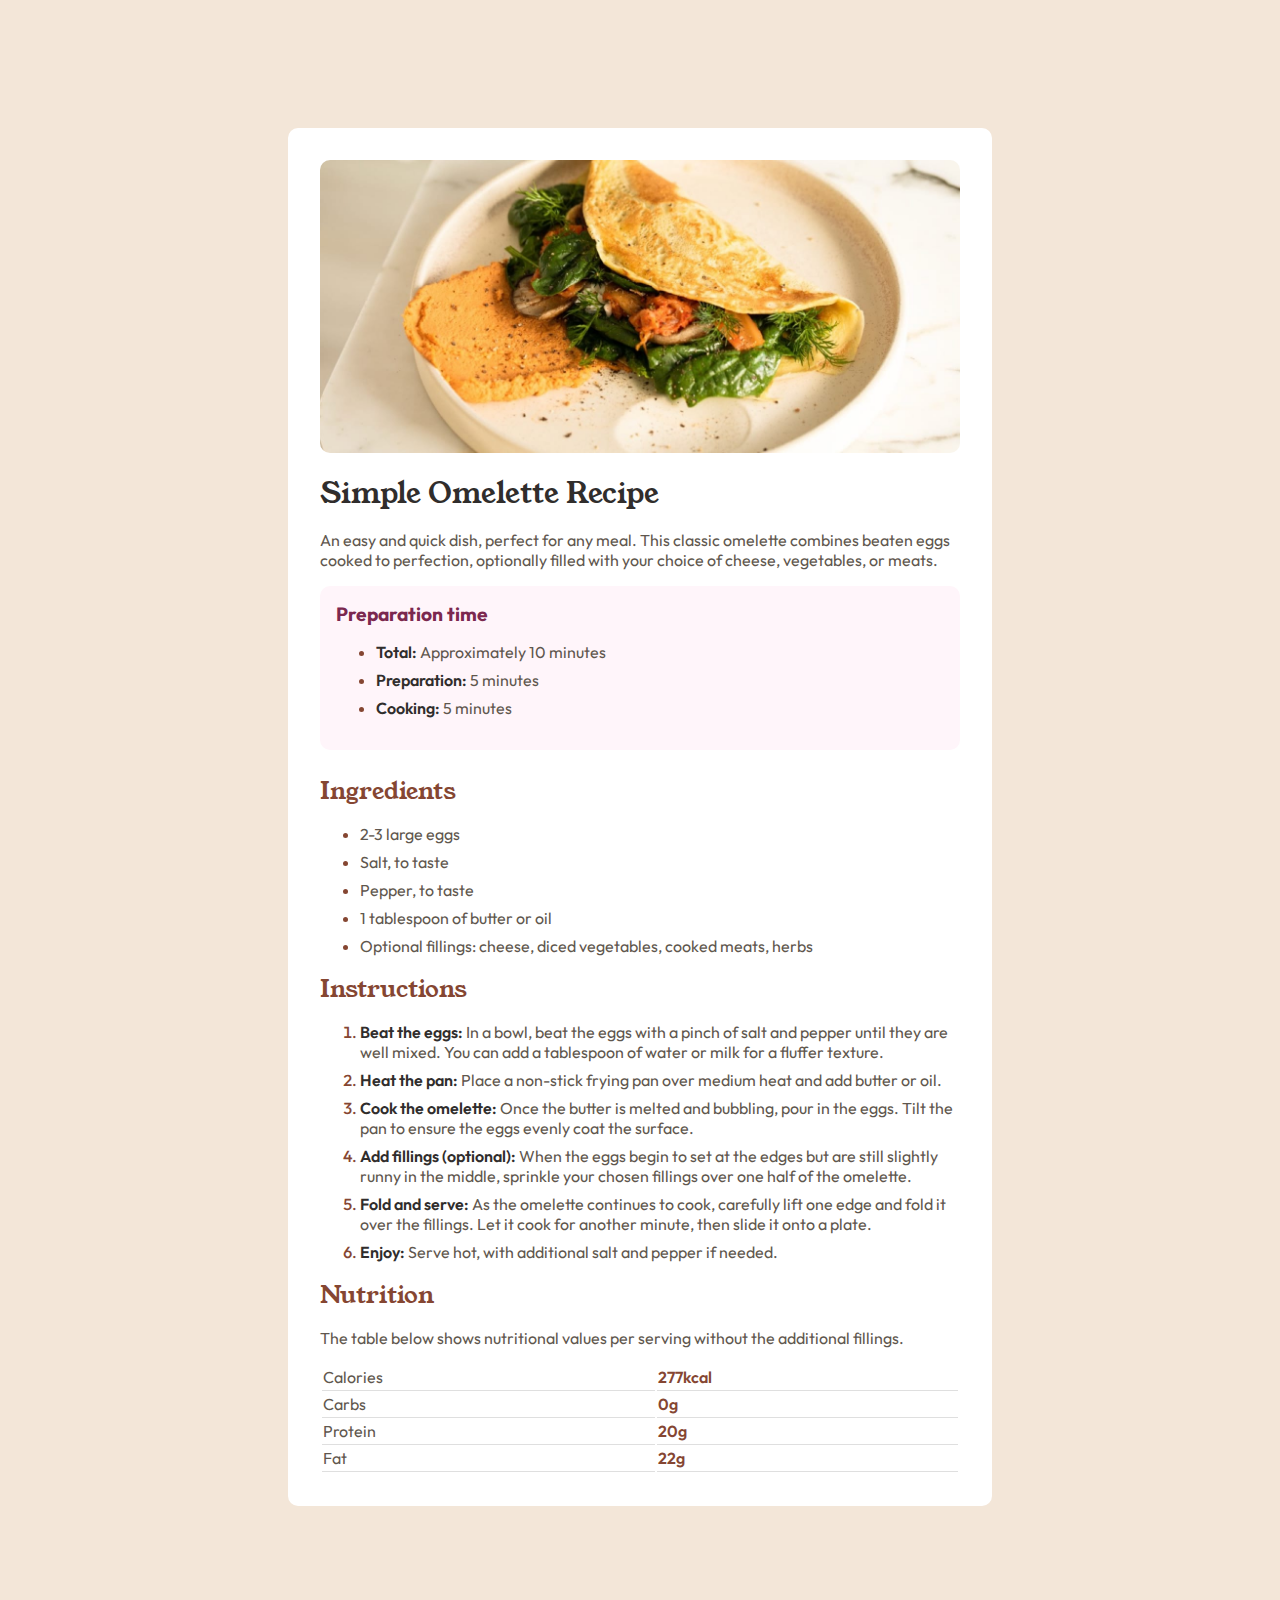
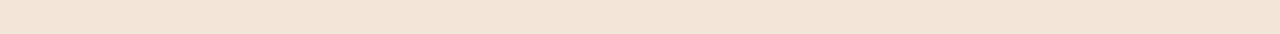
<file: index.html>
<!DOCTYPE html>
<html lang="en">
    <head>
        <meta charset="UTF-8">
        <meta name="viewport" content="width=device-width, initial-scale=1.0">
        <link rel="stylesheet" href="Recipe-Page.css">
        <link rel="icon" type="image/png" sizes="32x32" href="assets/images/favicon-32x32.png">
        <link rel="preconnect" href="https://fonts.googleapis.com">
        <link rel="preconnect" href="https://fonts.gstatic.com" crossorigin>
        <link href="https://fonts.googleapis.com/css2?family=Young+Serif&display=swap" rel="stylesheet">
        <link href="https://fonts.googleapis.com/css2?family=Outfit:wght@100..900&family=Young+Serif&display=swap" rel="stylesheet">
        <title>Recipe Page</title>
    </head>
    <body>
        <article>
            <header>
                <img src="assets/images/image-omelette.jpeg">
                <div class="header-text">
                    <div class="heading">Simple Omelette Recipe</div>
                    <p>An easy and quick dish, perfect for any meal. This classic omelette combines beaten eggs
                        cooked to perfection, optionally filled with your choice of cheese, vegetables, or meats.</p>
                    </div>
           
            </header>
            <main>
                <section class="time-info">
                    <div class="second-heading">Preparation time</div>
                    <ul>
                        <li><span class="bold-text">Total:</span> Approximately 10 minutes</li>
                        <li><span class="bold-text">Preparation:</span> 5 minutes</li>
                        <li><span class="bold-text">Cooking:</span> 5 minutes</li>
                    </ul>
                </section>
                <section>
                  <div class="sub-heading">Ingredients</div> 
                  <ul>
                    <li>2-3 large eggs</li>
                    <li>Salt, to taste</li>
                    <li>Pepper, to taste</li>
                    <li>1 tablespoon of butter or oil</li>
                    <li>Optional fillings: cheese, diced vegetables, cooked meats, herbs</li>
                  </ul>
                </section>
                <section>
                    <div class="sub-heading">Instructions</div>
                    <ol class="gapped-items">
                        <li><span class="bold-text">Beat the eggs:</span> In a bowl, beat the eggs with a pinch of salt and pepper until they are
                            well mixed. You can add a tablespoon of water or milk for a fluffer texture.</li>
                        <li><span class="bold-text">Heat the pan:</span> Place a non-stick frying pan over medium heat and add butter or oil.</li>
                        <li><span class="bold-text">Cook the omelette:</span> Once the butter is melted and bubbling, pour in the eggs. Tilt the
                            pan to ensure the eggs evenly coat the surface.</li>
                        <li><span class="bold-text">Add fillings (optional):</span> When the eggs begin to set at the edges but are still slightly
                            runny in the middle, sprinkle your chosen fillings over one half of the omelette.</li>
                        <li><span class="bold-text">Fold and serve:</span> As the omelette continues to cook, carefully lift one edge and fold it
                            over the fillings. Let it cook for another minute, then slide it onto a plate.</li>
                        <li><span class="bold-text">Enjoy:</span> Serve hot, with additional salt and pepper if needed.</li>
                    </ol>
                </section>
                <section>
                    <div class="sub-heading">Nutrition</div>
                    <p>The table below shows nutritional values per serving without the additional fillings.</p>
                    <table>
                        <tr>
                            <td>
                                Calories
                            </td>
                            <td>
                                <span class="bold-text">277kcal</span>
                            </td>
                        </tr>
                        <tr>
                            <td>
                                Carbs
                            </td>
                            <td>
                                <span class="bold-text">0g</span> 
                            </td>
                        </tr>
                        <tr>
                            <td>
                                Protein
                            </td>
                            <td>
                                <span class="bold-text">20g</span> 
                            </td>
                        </tr>
                        <tr>
                            <td>
                                Fat
                            </td>
                            <td>
                                <span class="bold-text">22g</span> 
                            </td>
                        </tr>
                    </table>
                </section>
            </main>
        </article>
    </body>
</html>
</file>
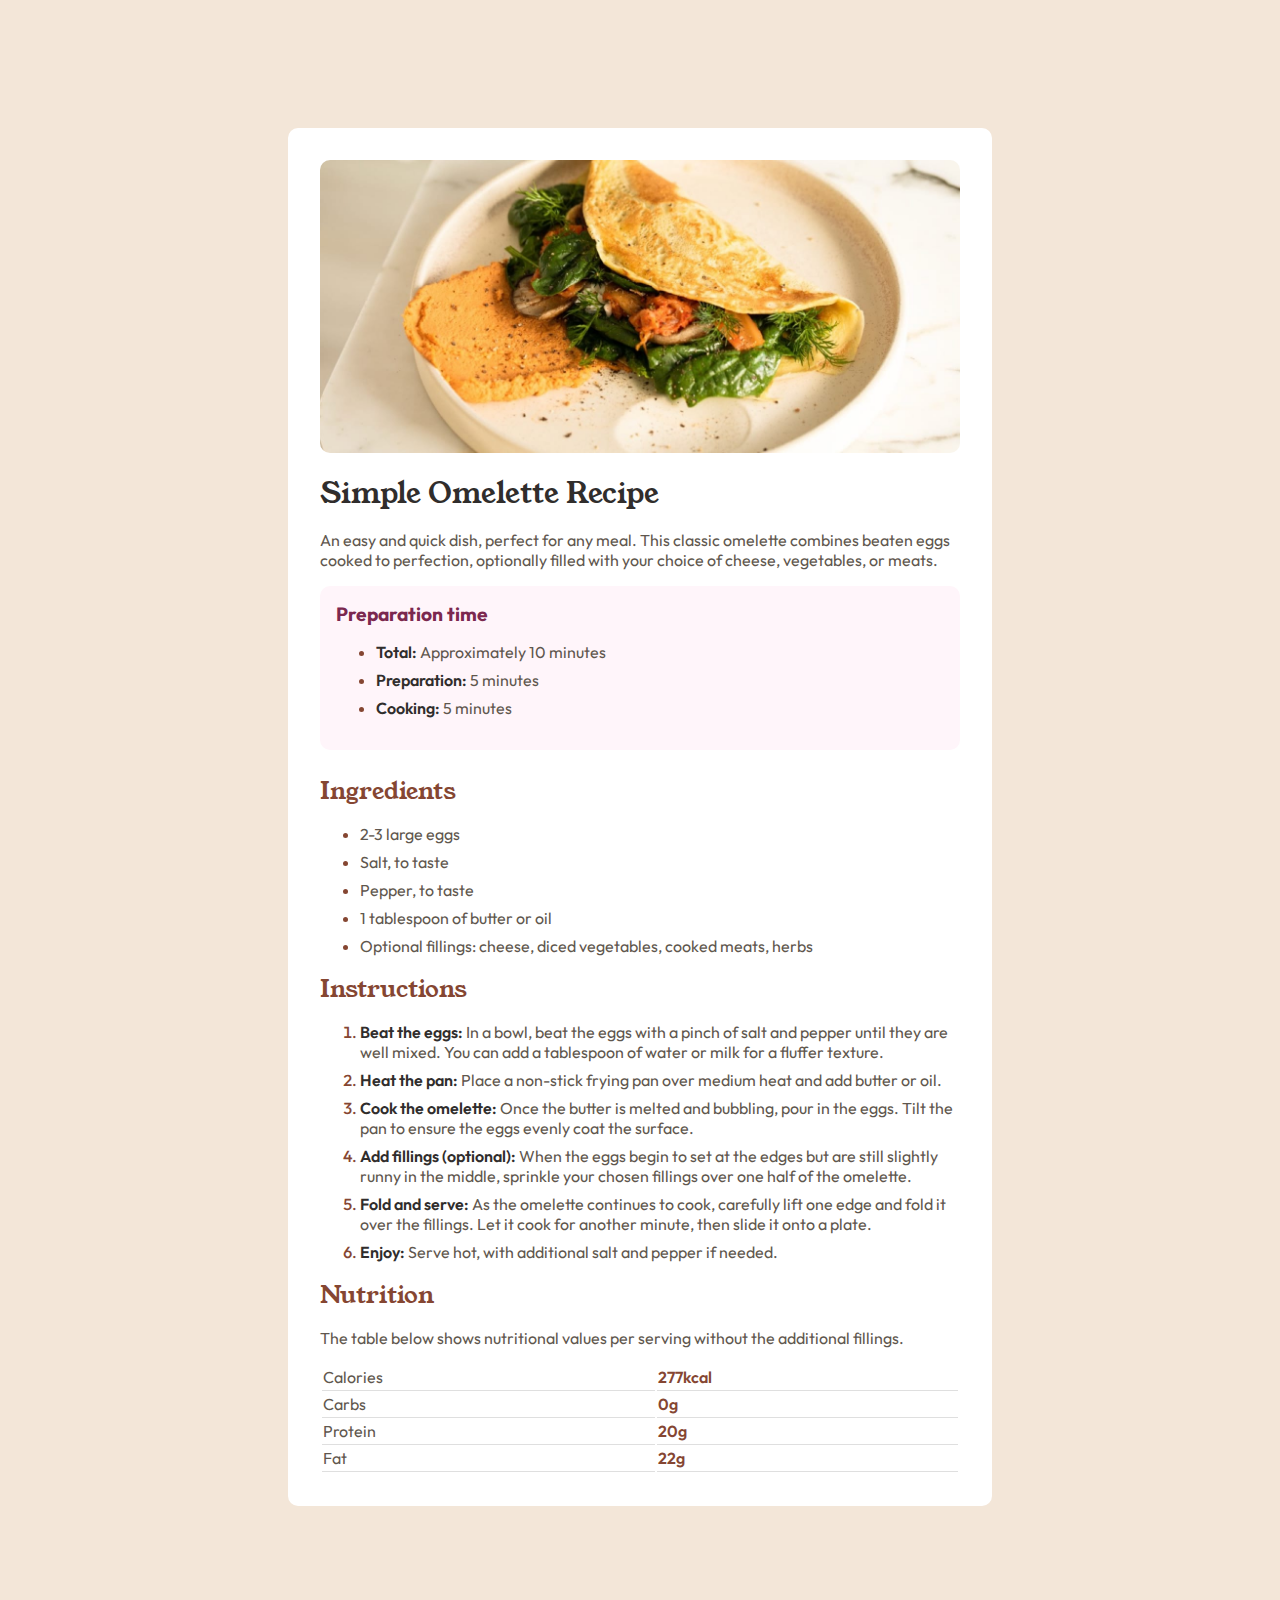
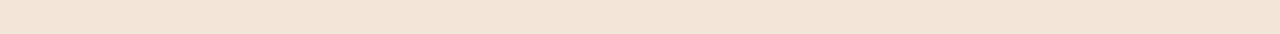
<file: Recipe-Page.html>
<!DOCTYPE html>
<html lang="en">
    <head>
        <meta charset="UTF-8">
        <meta name="viewport" content="width=device-width, initial-scale=1.0">
        <link rel="stylesheet" href="Recipe-Page.css">
        <link rel="icon" type="image/png" sizes="32x32" href="assets/images/favicon-32x32.png">
        <link rel="preconnect" href="https://fonts.googleapis.com">
        <link rel="preconnect" href="https://fonts.gstatic.com" crossorigin>
        <link href="https://fonts.googleapis.com/css2?family=Young+Serif&display=swap" rel="stylesheet">
        <link href="https://fonts.googleapis.com/css2?family=Outfit:wght@100..900&family=Young+Serif&display=swap" rel="stylesheet">
        <title>Recipe Page</title>
    </head>
    <body>
        <article>
            <header>
                <img src="assets/images/image-omelette.jpeg">
                <div class="header-text">
                    <div class="heading">Simple Omelette Recipe</div>
                    <p>An easy and quick dish, perfect for any meal. This classic omelette combines beaten eggs
                        cooked to perfection, optionally filled with your choice of cheese, vegetables, or meats.</p>
                    </div>
           
            </header>
            <main>
                <section class="time-info">
                    <div class="second-heading">Preparation time</div>
                    <ul>
                        <li><span class="bold-text">Total:</span> Approximately 10 minutes</li>
                        <li><span class="bold-text">Preparation:</span> 5 minutes</li>
                        <li><span class="bold-text">Cooking:</span> 5 minutes</li>
                    </ul>
                </section>
                <section>
                  <div class="sub-heading">Ingredients</div> 
                  <ul>
                    <li>2-3 large eggs</li>
                    <li>Salt, to taste</li>
                    <li>Pepper, to taste</li>
                    <li>1 tablespoon of butter or oil</li>
                    <li>Optional fillings: cheese, diced vegetables, cooked meats, herbs</li>
                  </ul>
                </section>
                <section>
                    <div class="sub-heading">Instructions</div>
                    <ol class="gapped-items">
                        <li><span class="bold-text">Beat the eggs:</span> In a bowl, beat the eggs with a pinch of salt and pepper until they are
                            well mixed. You can add a tablespoon of water or milk for a fluffer texture.</li>
                        <li><span class="bold-text">Heat the pan:</span> Place a non-stick frying pan over medium heat and add butter or oil.</li>
                        <li><span class="bold-text">Cook the omelette:</span> Once the butter is melted and bubbling, pour in the eggs. Tilt the
                            pan to ensure the eggs evenly coat the surface.</li>
                        <li><span class="bold-text">Add fillings (optional):</span> When the eggs begin to set at the edges but are still slightly
                            runny in the middle, sprinkle your chosen fillings over one half of the omelette.</li>
                        <li><span class="bold-text">Fold and serve:</span> As the omelette continues to cook, carefully lift one edge and fold it
                            over the fillings. Let it cook for another minute, then slide it onto a plate.</li>
                        <li><span class="bold-text">Enjoy:</span> Serve hot, with additional salt and pepper if needed.</li>
                    </ol>
                </section>
                <section>
                    <div class="sub-heading">Nutrition</div>
                    <p>The table below shows nutritional values per serving without the additional fillings.</p>
                    <table>
                        <tr>
                            <td>
                                Calories
                            </td>
                            <td>
                                <span class="bold-text">277kcal</span>
                            </td>
                        </tr>
                        <tr>
                            <td>
                                Carbs
                            </td>
                            <td>
                                <span class="bold-text">0g</span> 
                            </td>
                        </tr>
                        <tr>
                            <td>
                                Protein
                            </td>
                            <td>
                                <span class="bold-text">20g</span> 
                            </td>
                        </tr>
                        <tr>
                            <td>
                                Fat
                            </td>
                            <td>
                                <span class="bold-text">22g</span> 
                            </td>
                        </tr>
                    </table>
                </section>
            </main>
        </article>
    </body>
</html>
</file>
<file: Recipe-Page.css>
body {
    background-color: hsl(30, 54%, 90%);
    margin: 0;
    padding: 8rem 4rem;
    display: flex;
    justify-content: center;
    min-height: 100vh;
}

article {
    background-color: white;
    padding: 2rem;
    max-width: 40rem;
    width: 90%;
    border-radius: 0.625rem;
}


img {
    width: 100%;
    border-radius:  0.625rem;
    margin-bottom: 1rem;
}

.heading, .sub-heading, .second-heading {
    font-family: 'Young Serif', serif;
    font-weight: 400;
}
.heading {
    font-size: 1.8rem;
    color: hsl(24, 5%, 18%);
}
.second-heading {
    font-size: 1.2rem;
    font-family: Outfit;
    font-weight: 700;
    color: hsl(332, 51%, 32%);
}
.sub-heading {
    font-size: 1.5rem;
    color:  hsl(14, 45%, 36%);
}
.time-info {
    background-color:  hsl(330, 100%, 98%);
    padding: 1rem;
    border-radius:  0.625rem;
    margin-bottom: 1.5rem;
}
p, li, td{
    font-family: outfit;
    font-weight: 400;
    font-size: 1rem;
    color: hsl(30, 10%, 34%);
}
td .bold-text {
    color :hsl(14, 45%, 36%);
}
.bold-text {
    color: hsl(24, 5%, 18%);
    font-weight: 600;
}
td {
    border-bottom: 0.1rem solid rgba(128, 128, 128, 0.256);
padding-bottom: 0.2rem;

}
li::marker {
    color: hsl(14, 45%, 36%);
    font-family: Outfit;
    font-weight: 500;
}
table {
    width: 100%;
}
li {
    margin-bottom: 0.5em;
}
/* Responsive Design */
@media (max-width: 500px) {
    body {
        padding: 0;
    }
    article {
        padding: 1.5rem;
        border-radius: 0;
        width: 100%;
    }
    img {
        border-radius: 0;
    }
}
</file>
